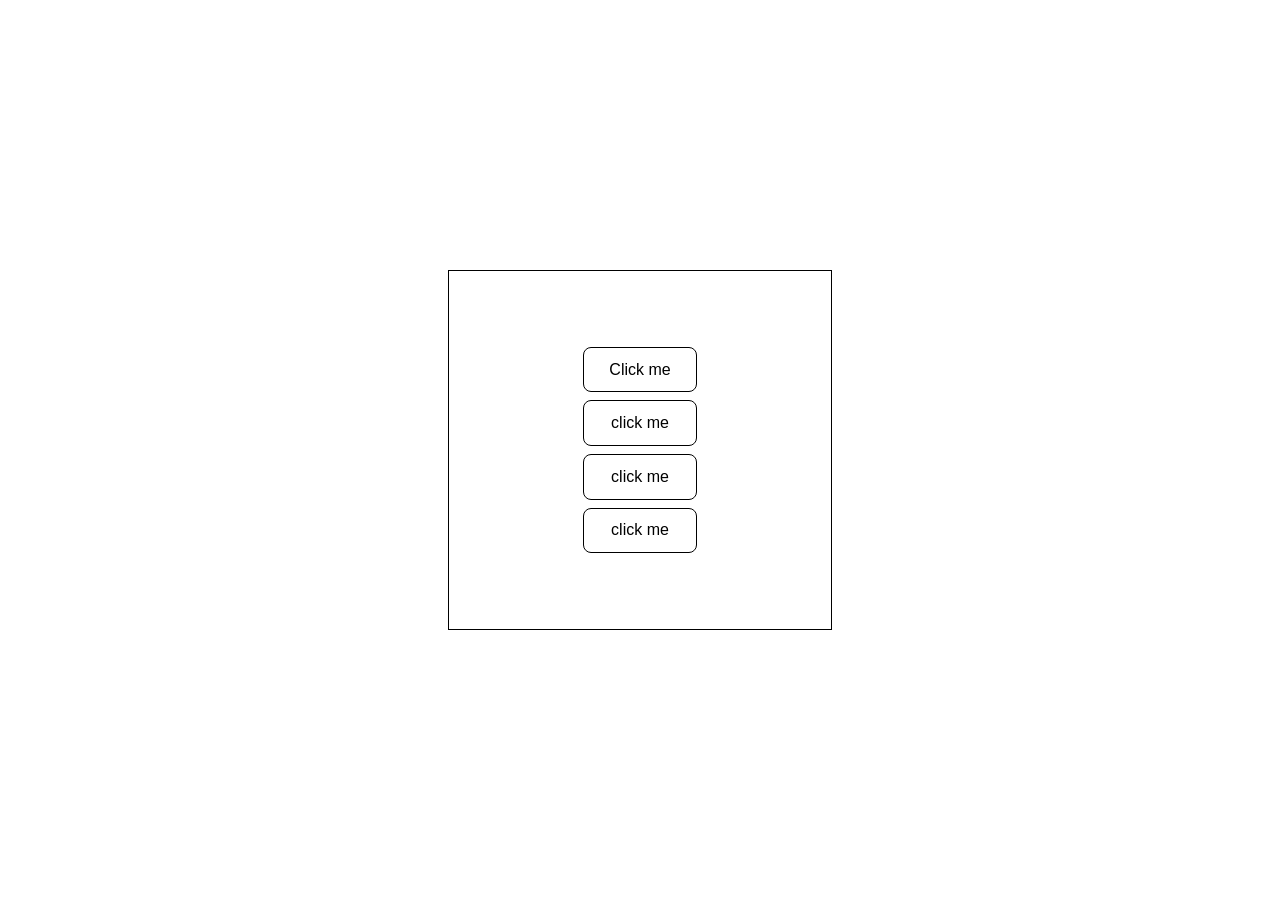
<file: project1/index.html>
<!DOCTYPE html>
<html lang="en">
<head>
    <meta charset="UTF-8">
    <meta name="viewport" content="width=device-width, initial-scale=1.0">
    <title> drum stick </title>
    <link rel="stylesheet" href="style.css">
</head>
<body>
    <div class="container1">
        <div class="audio" id="music1" >
            <audio src="sound1.wav" id="audio1"></audio>
            Click me </div>
        <div class="audio" > 
             <audio src="sound1.wav" id="audio2"></audio>
            click me </div>
        <div class="audio" id="audio3">click me</div>
        <div class="audio" id="audio4">click me</div>
    </div>
    <script src="script.js"></script>
</body>
</html>
</file>
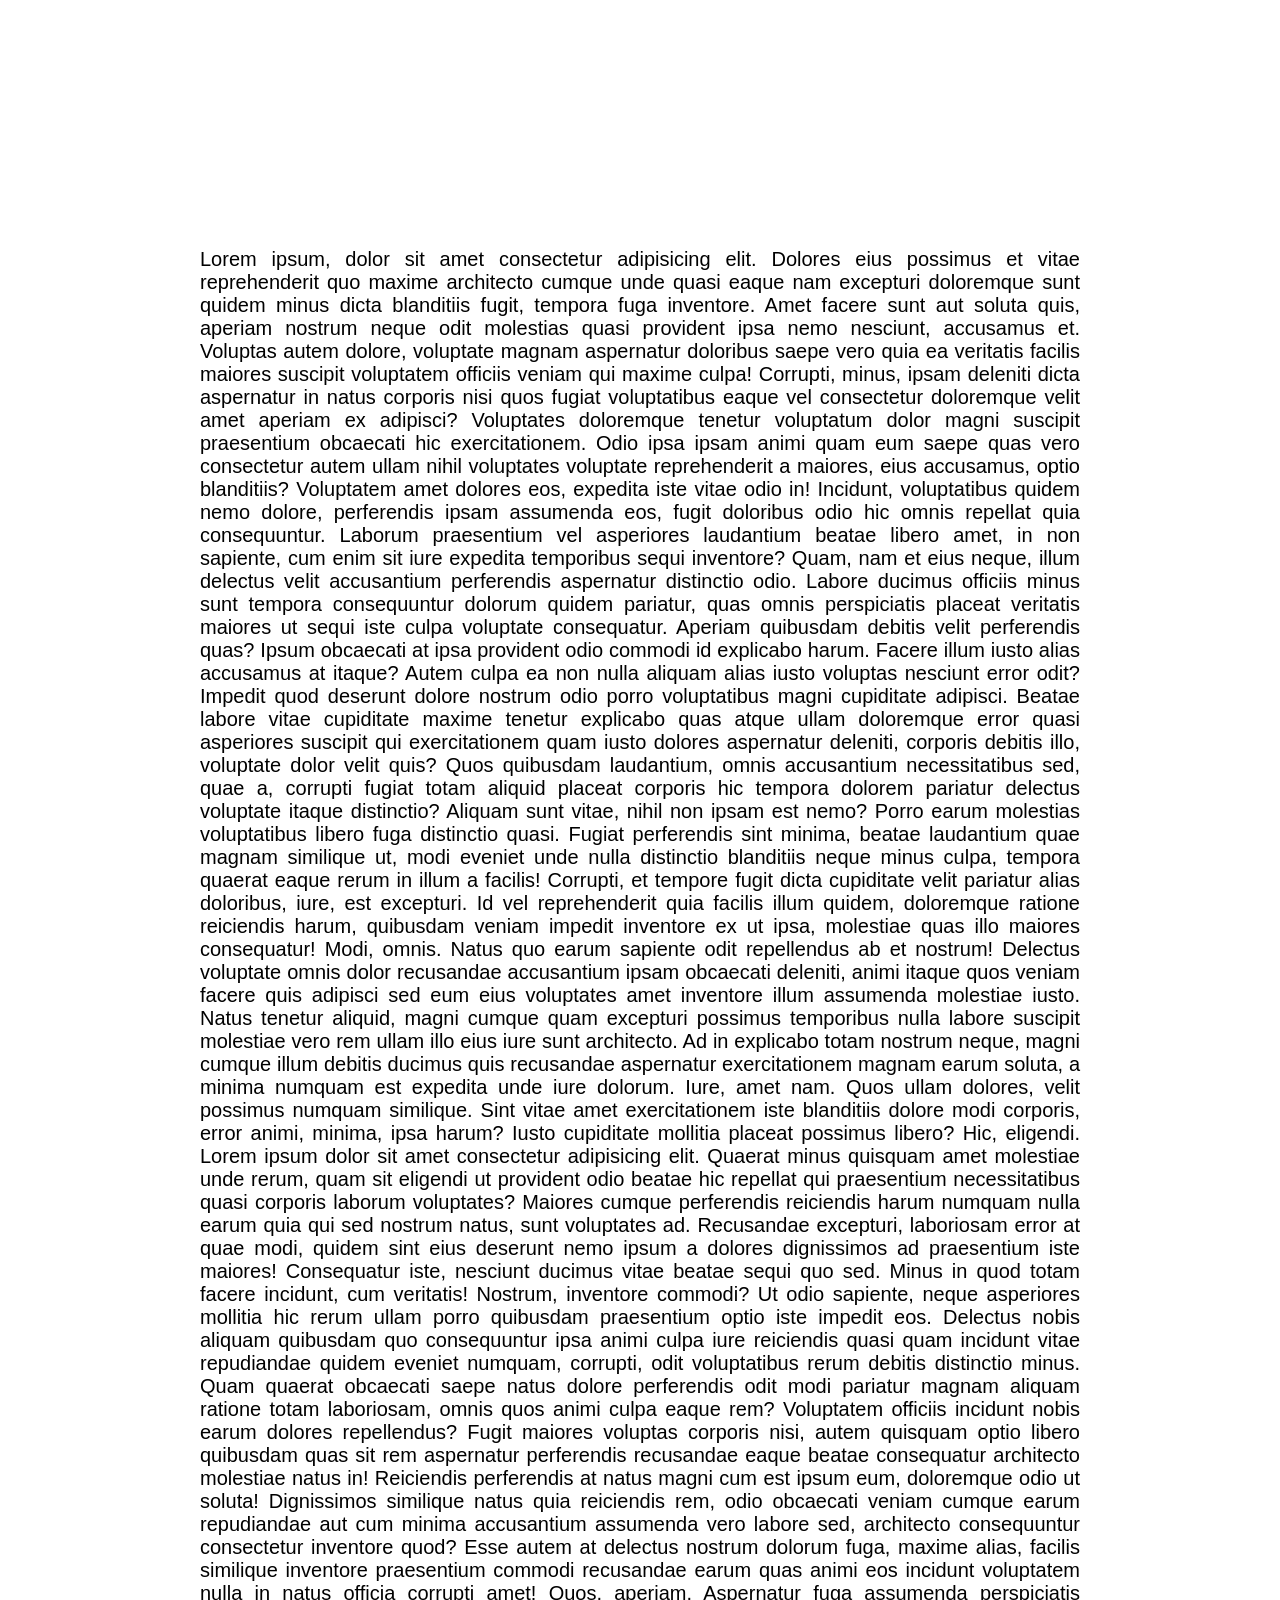
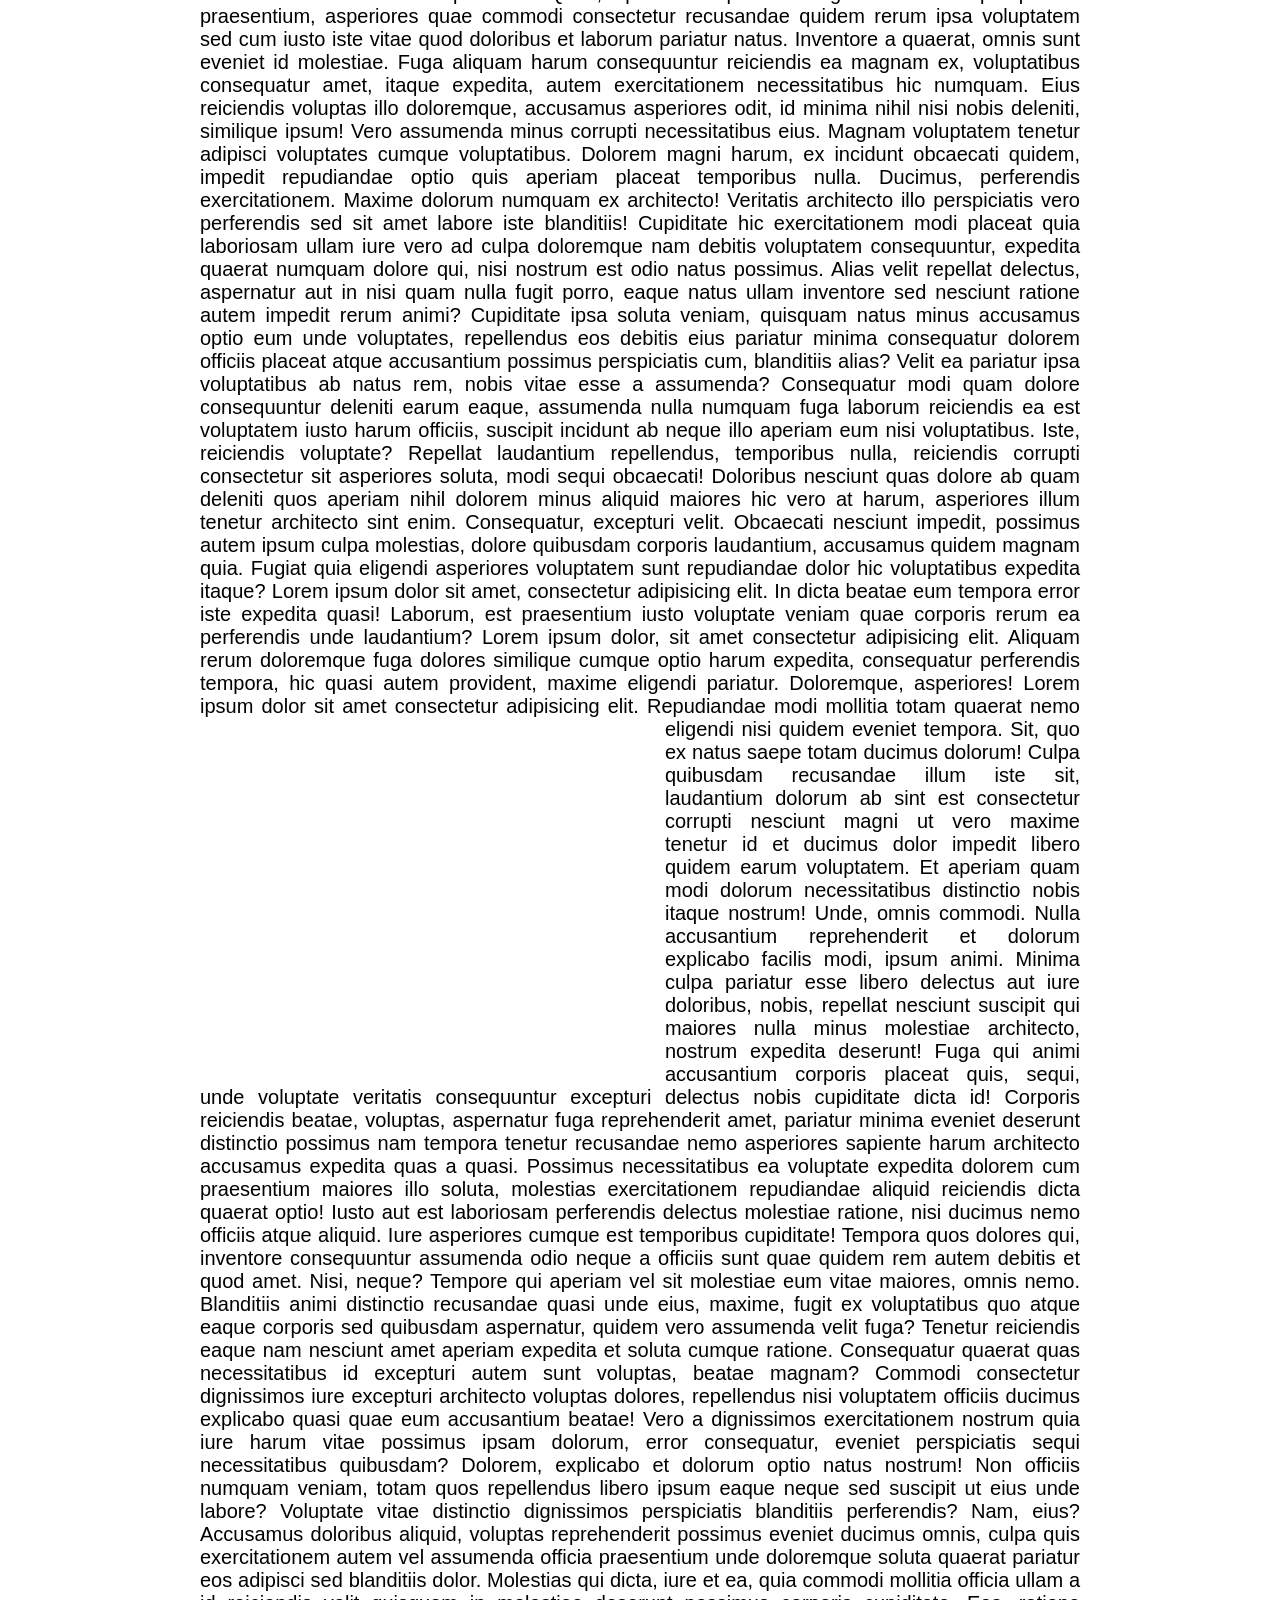
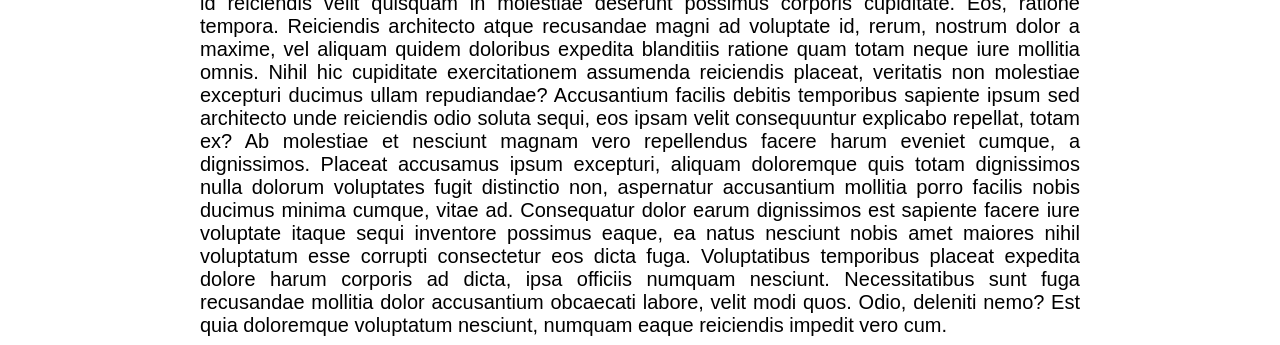
<file: project10/index.html>
<!DOCTYPE html>
<html lang="en">
<head>
    <meta charset="UTF-8">
    <meta name="viewport" content="width=device-width, initial-scale=1.0">
    <title>Document</title>
    <link rel="stylesheet" href="style.css">
</head>
<body>
     <div class="container">
<p id="para1">
    Lorem ipsum, dolor sit amet consectetur adipisicing elit. Dolores eius possimus et vitae reprehenderit quo maxime architecto cumque unde quasi eaque nam excepturi doloremque sunt quidem minus dicta blanditiis fugit, tempora fuga inventore. Amet facere sunt aut soluta quis, aperiam nostrum neque odit molestias quasi provident ipsa nemo nesciunt, accusamus et. Voluptas autem dolore, voluptate magnam aspernatur doloribus saepe vero quia ea veritatis facilis maiores suscipit voluptatem officiis veniam qui maxime culpa! Corrupti, minus, ipsam deleniti dicta aspernatur in natus corporis nisi quos fugiat voluptatibus eaque vel consectetur doloremque velit amet aperiam ex adipisci? Voluptates doloremque tenetur voluptatum dolor magni suscipit praesentium obcaecati hic exercitationem. Odio ipsa ipsam animi quam eum saepe quas vero consectetur autem ullam nihil voluptates voluptate reprehenderit a maiores, eius accusamus, optio blanditiis? Voluptatem amet dolores eos, expedita iste vitae odio in! Incidunt, voluptatibus quidem nemo dolore, perferendis ipsam assumenda eos, fugit doloribus odio hic omnis repellat quia consequuntur. Laborum praesentium vel asperiores laudantium beatae libero amet, in non sapiente, cum enim sit iure expedita temporibus sequi inventore? Quam, nam et eius neque, illum delectus velit accusantium perferendis aspernatur distinctio odio. Labore ducimus officiis minus sunt tempora consequuntur dolorum quidem pariatur, quas omnis perspiciatis placeat veritatis maiores ut sequi iste culpa voluptate consequatur. Aperiam quibusdam debitis velit perferendis quas? Ipsum obcaecati at ipsa provident odio commodi id explicabo harum. Facere illum iusto alias accusamus at itaque? Autem culpa ea non nulla aliquam alias iusto voluptas nesciunt error odit? Impedit quod deserunt dolore nostrum odio porro voluptatibus magni cupiditate adipisci. Beatae labore vitae cupiditate maxime tenetur explicabo quas atque ullam doloremque error quasi asperiores suscipit qui exercitationem quam iusto dolores aspernatur deleniti, corporis debitis illo, voluptate dolor velit quis? Quos quibusdam laudantium, omnis accusantium necessitatibus sed, quae a, corrupti fugiat totam aliquid placeat corporis hic tempora dolorem pariatur delectus voluptate itaque distinctio? Aliquam sunt vitae, nihil non ipsam est nemo? Porro earum molestias voluptatibus libero fuga distinctio quasi. Fugiat perferendis sint minima, beatae laudantium quae magnam similique ut, modi eveniet unde nulla distinctio blanditiis neque minus culpa, tempora quaerat eaque rerum in illum a facilis! Corrupti, et tempore fugit dicta cupiditate velit pariatur alias doloribus, iure, est excepturi. Id vel reprehenderit quia facilis illum quidem, doloremque ratione reiciendis harum, quibusdam veniam impedit inventore ex ut ipsa, molestiae quas illo maiores consequatur! Modi, omnis. Natus quo earum sapiente odit repellendus ab et nostrum! Delectus voluptate omnis dolor recusandae accusantium ipsam obcaecati deleniti, animi itaque quos veniam facere quis adipisci sed eum eius voluptates amet inventore illum assumenda molestiae iusto. Natus tenetur aliquid, magni cumque quam excepturi possimus temporibus nulla labore suscipit molestiae vero rem ullam illo eius iure sunt architecto. Ad in explicabo totam nostrum neque, magni cumque illum debitis ducimus quis recusandae aspernatur exercitationem magnam earum soluta, a minima numquam est expedita unde iure dolorum. Iure, amet nam. Quos ullam dolores, velit possimus numquam similique. Sint vitae amet exercitationem iste blanditiis dolore modi corporis, error animi, minima, ipsa harum? Iusto cupiditate mollitia placeat possimus libero? Hic, eligendi. Lorem ipsum dolor sit amet consectetur adipisicing elit. Quaerat minus quisquam amet molestiae unde rerum, quam sit eligendi ut provident odio beatae hic repellat qui praesentium necessitatibus quasi corporis laborum voluptates? Maiores cumque perferendis reiciendis harum numquam nulla earum quia qui sed nostrum natus, sunt voluptates ad. Recusandae excepturi, laboriosam error at quae modi, quidem sint eius deserunt nemo ipsum a dolores dignissimos ad praesentium iste maiores! Consequatur iste, nesciunt ducimus vitae beatae sequi quo sed. Minus in quod totam facere incidunt, cum veritatis! Nostrum, inventore commodi? Ut odio sapiente, neque asperiores mollitia hic rerum ullam porro quibusdam praesentium optio iste impedit eos. Delectus nobis aliquam quibusdam quo consequuntur ipsa animi culpa iure reiciendis quasi quam incidunt vitae repudiandae quidem eveniet numquam, corrupti, odit voluptatibus rerum debitis distinctio minus. Quam quaerat obcaecati saepe natus dolore perferendis odit modi pariatur magnam aliquam ratione totam laboriosam, omnis quos animi culpa eaque rem? Voluptatem officiis incidunt nobis earum dolores repellendus? Fugit maiores voluptas corporis nisi, autem quisquam optio libero quibusdam quas sit rem aspernatur perferendis recusandae eaque beatae consequatur architecto molestiae natus in! Reiciendis perferendis at natus magni cum est ipsum eum, doloremque odio ut soluta! Dignissimos similique natus quia reiciendis rem, odio obcaecati veniam cumque earum repudiandae aut cum minima accusantium assumenda vero labore sed, architecto consequuntur consectetur inventore quod? Esse autem at delectus nostrum dolorum fuga, maxime alias, facilis similique inventore praesentium commodi recusandae earum quas animi eos incidunt voluptatem nulla in natus officia corrupti amet! Quos, aperiam. Aspernatur fuga assumenda perspiciatis praesentium, asperiores quae commodi consectetur recusandae quidem rerum ipsa voluptatem sed cum iusto iste vitae quod doloribus et laborum pariatur natus. Inventore a quaerat, omnis sunt eveniet id molestiae. Fuga aliquam harum consequuntur reiciendis ea magnam ex, voluptatibus consequatur amet, itaque expedita, autem exercitationem necessitatibus hic numquam. Eius reiciendis voluptas illo doloremque, accusamus asperiores odit, id minima nihil nisi nobis deleniti, similique ipsum! Vero assumenda minus corrupti necessitatibus eius. Magnam voluptatem tenetur adipisci voluptates cumque voluptatibus. Dolorem magni harum, ex incidunt obcaecati quidem, impedit repudiandae optio quis aperiam placeat temporibus nulla. Ducimus, perferendis exercitationem. Maxime dolorum numquam ex architecto! Veritatis architecto illo perspiciatis vero perferendis sed sit amet labore iste blanditiis! Cupiditate hic exercitationem modi placeat quia laboriosam ullam iure vero ad culpa doloremque nam debitis voluptatem consequuntur, expedita quaerat numquam dolore qui, nisi nostrum est odio natus possimus. Alias velit repellat delectus, aspernatur aut in nisi quam nulla fugit porro, eaque natus ullam inventore sed nesciunt ratione autem impedit rerum animi? Cupiditate ipsa soluta veniam, quisquam natus minus accusamus optio eum unde voluptates, repellendus eos debitis eius pariatur minima consequatur dolorem officiis placeat atque accusantium possimus perspiciatis cum, blanditiis alias? Velit ea pariatur ipsa voluptatibus ab natus rem, nobis vitae esse a assumenda? Consequatur modi quam dolore consequuntur deleniti earum eaque, assumenda nulla numquam fuga laborum reiciendis ea est voluptatem iusto harum officiis, suscipit incidunt ab neque illo aperiam eum nisi voluptatibus. Iste, reiciendis voluptate? Repellat laudantium repellendus, temporibus nulla, reiciendis corrupti consectetur sit asperiores soluta, modi sequi obcaecati! Doloribus nesciunt quas dolore ab quam deleniti quos aperiam nihil dolorem minus aliquid maiores hic vero at harum, asperiores illum tenetur architecto sint enim. Consequatur, excepturi velit. Obcaecati nesciunt impedit, possimus autem ipsum culpa molestias, dolore quibusdam corporis laudantium, accusamus quidem magnam quia. Fugiat quia eligendi asperiores voluptatem sunt repudiandae dolor hic voluptatibus expedita itaque? Lorem ipsum dolor sit amet, consectetur adipisicing elit. In dicta beatae eum tempora error iste expedita quasi! Laborum, est praesentium iusto voluptate veniam quae corporis rerum ea perferendis unde laudantium? Lorem ipsum dolor, sit amet consectetur adipisicing elit. Aliquam rerum doloremque fuga dolores similique cumque optio harum expedita, consequatur perferendis tempora, hic quasi autem provident, maxime eligendi pariatur. Doloremque, asperiores! Lorem ipsum dolor sit amet consectetur adipisicing elit. Repudiandae modi mollitia totam quaerat nemo eligendi nisi quidem eveniet tempora.<img src="vid.png" alt="video " id="img" class="reveal"> Sit, quo ex natus saepe totam ducimus dolorum! Culpa quibusdam recusandae illum iste sit, laudantium dolorum ab sint est consectetur corrupti nesciunt magni ut vero maxime tenetur id et ducimus dolor impedit libero quidem earum voluptatem. Et aperiam quam modi dolorum necessitatibus distinctio nobis itaque nostrum! Unde, omnis commodi. Nulla accusantium reprehenderit et dolorum explicabo facilis modi, ipsum animi. Minima culpa pariatur esse libero delectus aut iure doloribus, nobis, repellat nesciunt suscipit qui maiores nulla minus molestiae architecto, nostrum expedita deserunt! Fuga qui animi accusantium corporis placeat quis, sequi, unde voluptate veritatis consequuntur excepturi delectus nobis cupiditate dicta id! Corporis reiciendis beatae, voluptas, aspernatur fuga reprehenderit amet, pariatur minima eveniet deserunt distinctio possimus nam tempora tenetur recusandae nemo asperiores sapiente harum architecto accusamus expedita quas a quasi. Possimus necessitatibus ea voluptate expedita dolorem cum praesentium maiores illo soluta, molestias exercitationem repudiandae aliquid reiciendis dicta quaerat optio! Iusto aut est laboriosam perferendis delectus molestiae ratione, nisi ducimus nemo officiis atque aliquid. Iure asperiores cumque est temporibus cupiditate! Tempora quos dolores qui, inventore consequuntur assumenda odio neque a officiis sunt quae quidem rem autem debitis et quod amet. Nisi, neque? Tempore qui aperiam vel sit molestiae eum vitae maiores, omnis nemo. Blanditiis animi distinctio recusandae quasi unde eius, maxime, fugit ex voluptatibus quo atque eaque corporis sed quibusdam aspernatur, quidem vero assumenda velit fuga? Tenetur reiciendis eaque nam nesciunt amet aperiam expedita et soluta cumque ratione. Consequatur quaerat quas necessitatibus id excepturi autem sunt voluptas, beatae magnam? Commodi consectetur dignissimos iure excepturi architecto voluptas dolores, repellendus nisi voluptatem  officiis ducimus explicabo quasi quae eum accusantium beatae! Vero a dignissimos exercitationem nostrum quia iure harum vitae possimus ipsam dolorum, error consequatur, eveniet perspiciatis sequi necessitatibus quibusdam? Dolorem, explicabo et dolorum optio natus nostrum! Non officiis numquam veniam, totam quos repellendus libero ipsum eaque neque sed suscipit ut eius unde labore? Voluptate vitae distinctio dignissimos perspiciatis blanditiis perferendis? Nam, eius? Accusamus doloribus aliquid, voluptas reprehenderit possimus eveniet ducimus omnis, culpa quis exercitationem autem vel assumenda officia praesentium unde doloremque soluta quaerat pariatur eos adipisci sed blanditiis dolor. Molestias qui dicta, iure et ea, quia commodi mollitia officia ullam a id reiciendis velit quisquam in molestiae deserunt possimus corporis cupiditate. Eos, ratione tempora. Reiciendis architecto  atque recusandae magni ad voluptate id, rerum, nostrum dolor a maxime, vel aliquam quidem doloribus expedita blanditiis ratione quam totam neque iure mollitia omnis. Nihil hic cupiditate exercitationem assumenda reiciendis placeat, veritatis non molestiae excepturi ducimus ullam repudiandae? Accusantium facilis debitis temporibus sapiente ipsum sed architecto unde reiciendis odio soluta sequi, eos ipsam velit consequuntur explicabo repellat, totam ex? Ab molestiae et nesciunt magnam vero repellendus facere harum eveniet cumque, a dignissimos. Placeat accusamus ipsum excepturi, aliquam doloremque quis totam dignissimos nulla dolorum voluptates fugit distinctio non, aspernatur accusantium mollitia porro facilis nobis ducimus minima cumque, vitae ad. Consequatur dolor earum dignissimos est sapiente facere iure voluptate itaque sequi inventore possimus eaque, ea natus nesciunt nobis amet maiores nihil voluptatum esse corrupti consectetur eos dicta fuga. Voluptatibus temporibus placeat expedita dolore harum corporis ad dicta, ipsa officiis numquam nesciunt. Necessitatibus sunt fuga recusandae mollitia dolor accusantium obcaecati labore, velit modi quos. Odio, deleniti nemo? Est quia doloremque voluptatum nesciunt, numquam eaque reiciendis impedit vero cum.  
</p>

<p id="para2">

</p>

     </div>

     <script src="script.js"></script>
</body>
</html>
</file>
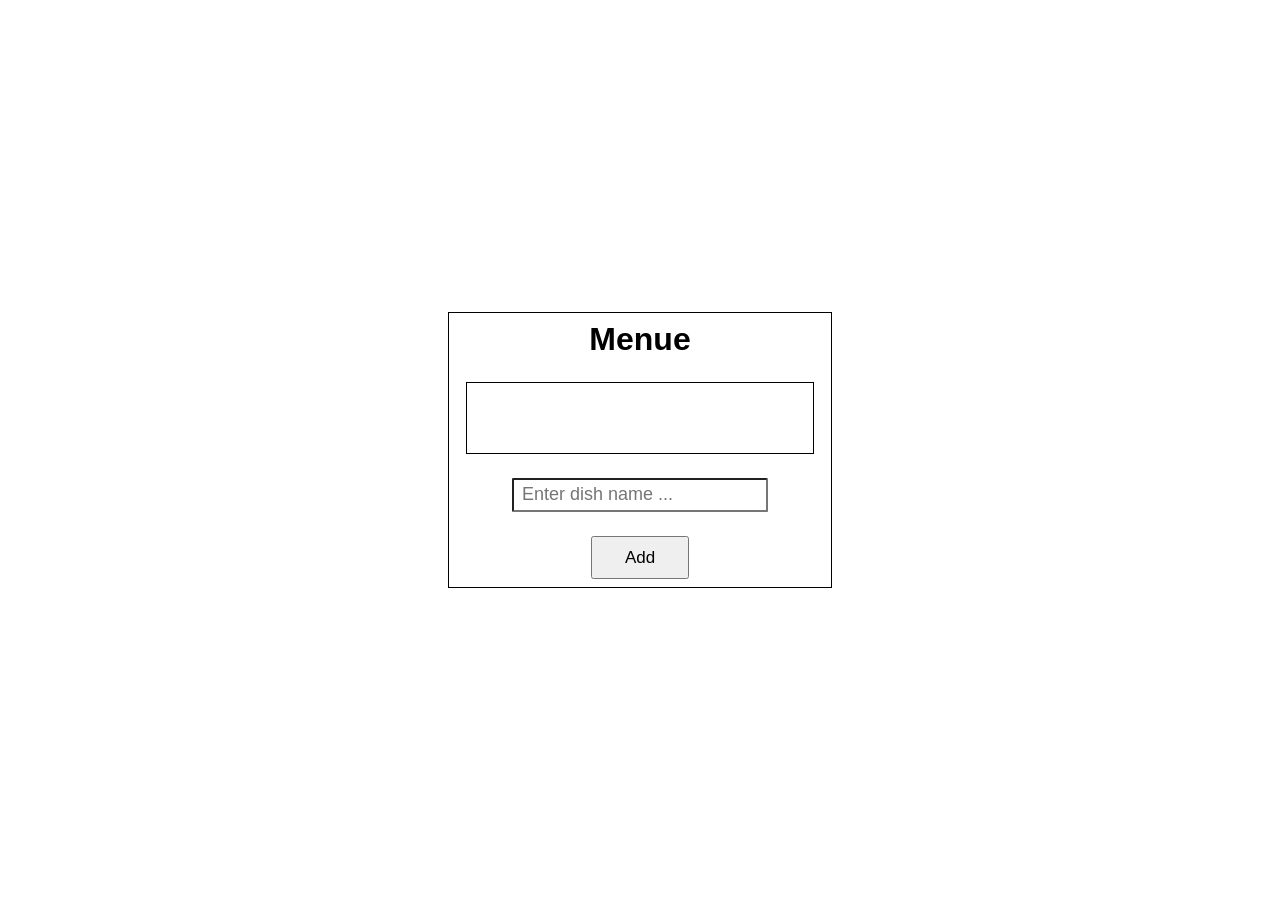
<file: project11/index.html>
<!DOCTYPE html>
<html lang="en">
<head>
    <meta charset="UTF-8">
    <meta name="viewport" content="width=device-width, initial-scale=1.0">
    <title> localStorage </title>
    <link rel="stylesheet" href="style.css">
</head>
<body>

    <div class="container">
  <h1> Menue </h1>

   <div class="items">
    
    </div>
<input type="text" name="dish-names" id="itemsname" placeholder="Enter dish name ...">

<button class="Addbtn">Add</button>
    </div>
    <script src="script.js"></script>
</body>
</html>
</file>
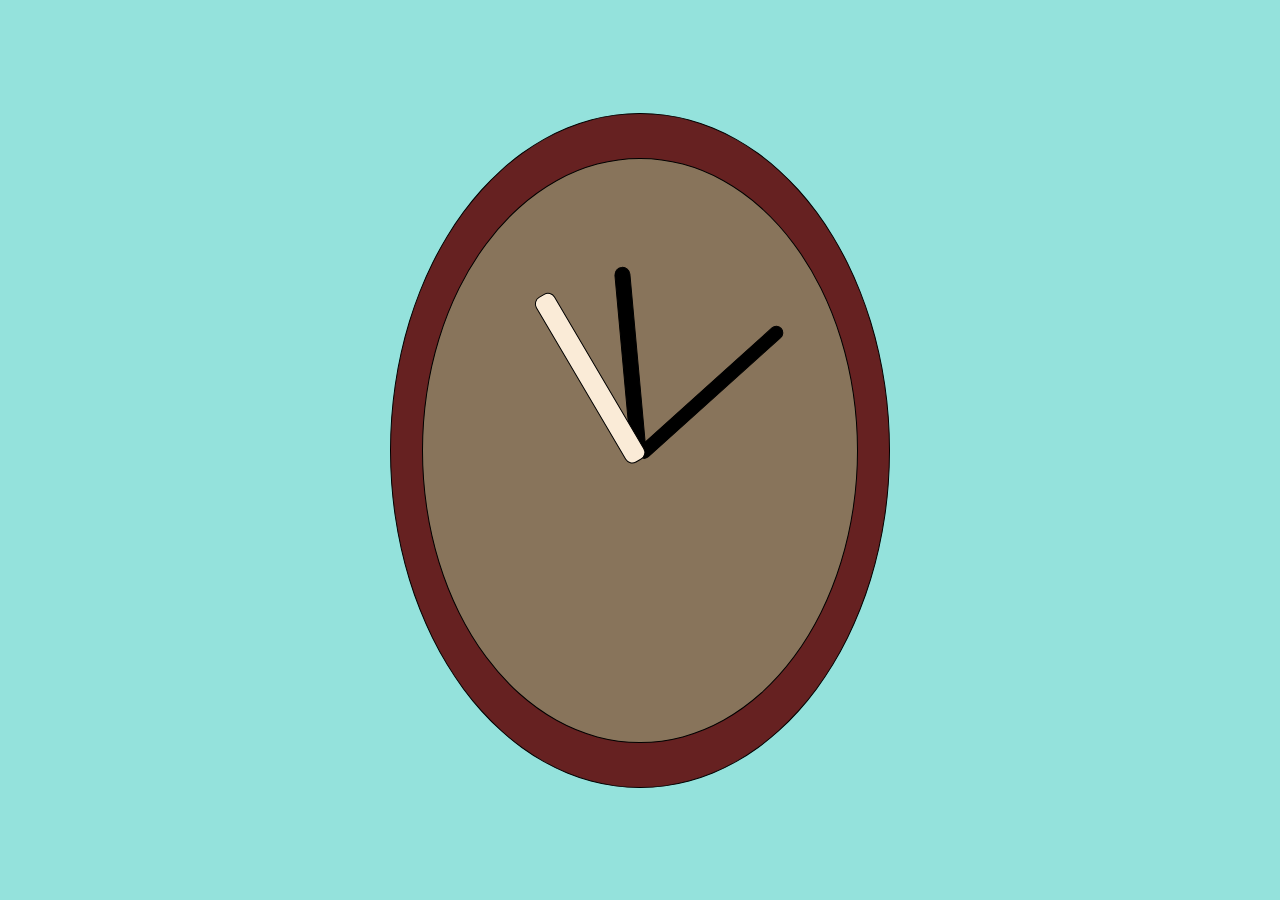
<file: project2/index.html>
<!DOCTYPE html>
<html lang="en">
<head>
    <meta charset="UTF-8">
    <meta name="viewport" content="width=device-width, initial-scale=1.0">
    <title>wall clock</title>
    <link rel="stylesheet" href="style.css">
</head>
<body>
    <div class="container1">
              <div class="container2">

                <div class="line" id="seconds"></div>
                <div class="line" id="minutes"></div>
                <div class="line" id="hours"></div>

                
              </div>

    </div>

    <script src="script.js"></script>
</body>
</html>
</file>
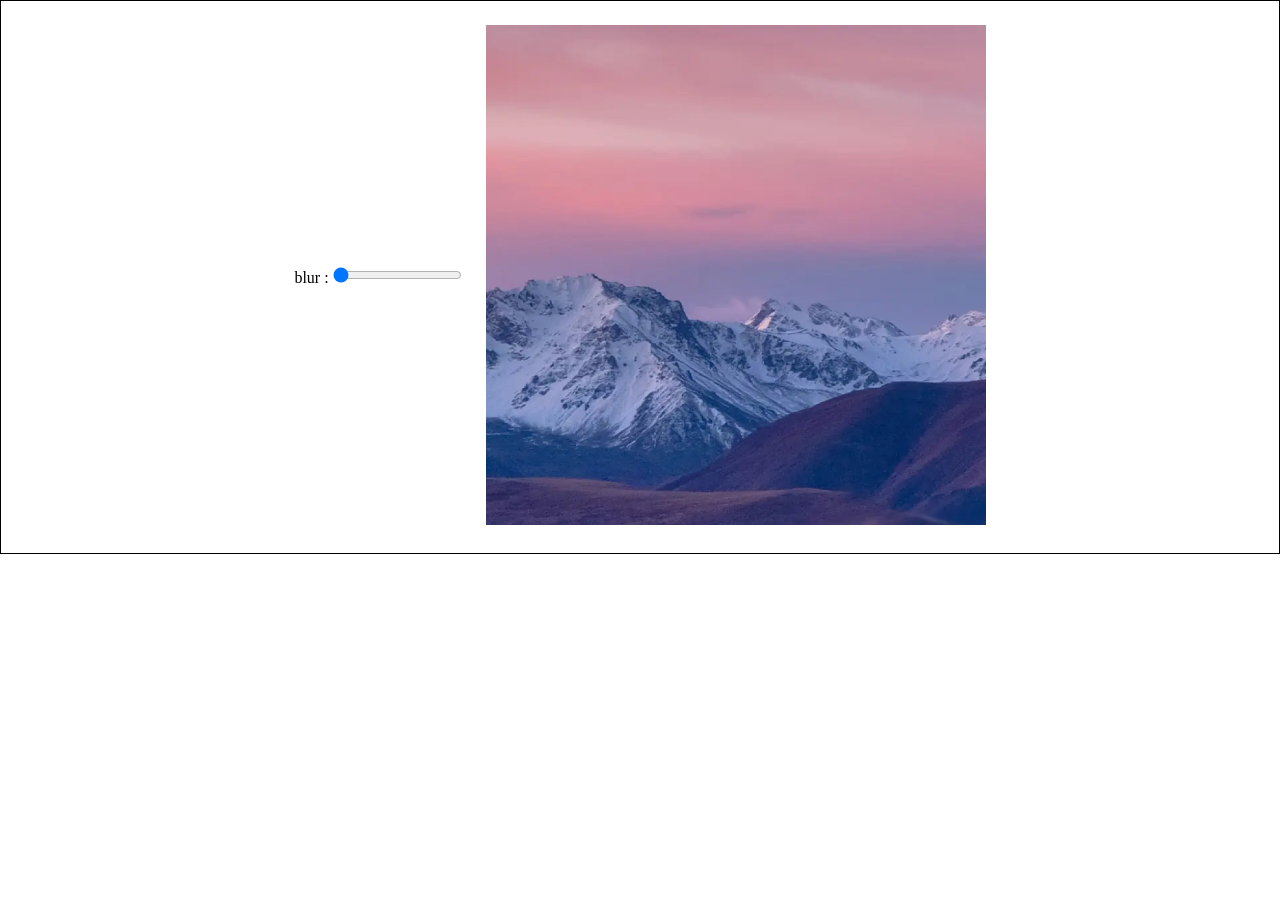
<file: project3/index.html>
<!DOCTYPE html>
<html lang="en">
<head>
    <meta charset="UTF-8">
    <meta name="viewport" content="width=device-width, initial-scale=1.0">
    <title>css variables</title>
    <link rel="stylesheet" href="style.css">
</head>
<body>
    <div class="container">
        <div class="b">
                 <label for="blur"> blur :</label>
                 <input type="range" name="blur" id="blur" min="0" max="10" value="0">
        </div>

    <div class="photo">

     <img src="image.png" alt="mountain-image" id="blur-img" height="500px" width=" 500px">

    </div>

    </div>

    <script src="script.js"></script>
</body>
</html>
</file>
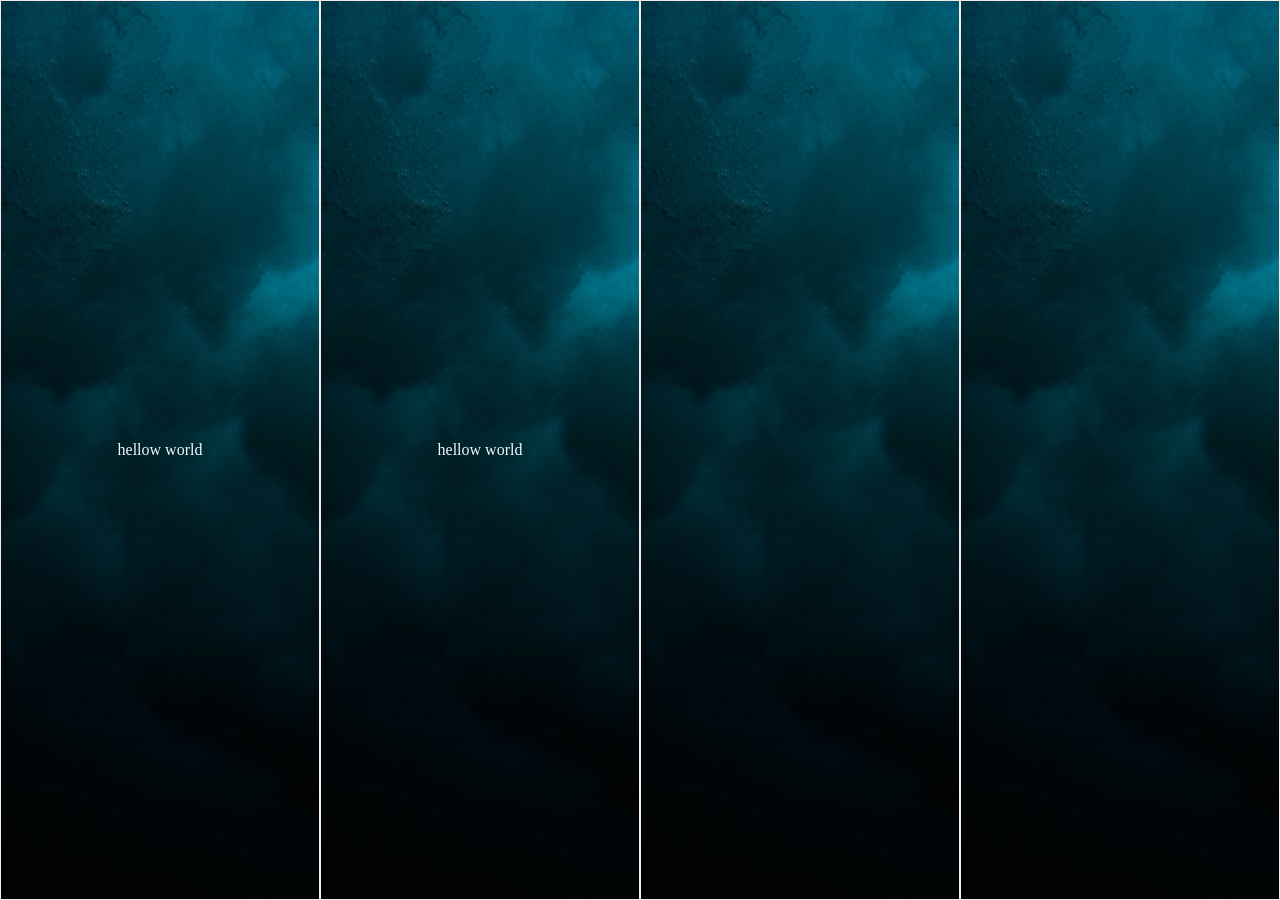
<file: project5/index.html>
<!DOCTYPE html>
<html lang="en">

<head>
  <meta charset="UTF-8">
  <meta name="viewport" content="width=device-width, initial-scale=1.0">
  <title>flex-pannels</title>
  <link rel="stylesheet" href="style.css">
</head>

<body>
  <div class="container">

    <div class="pannel" id="pannel1" >
      <p>hellow world </p>
      <p>hellow world </p>
      <p>hellow world </p>
    </div>

    <div class="pannel" id="pannel2">
      <p>hellow world </p>
      <p>hellow world </p>
      <p>hellow world </p>
    </div>
    
    <div class="pannel" id="pannel3"></div>

    <div class="pannel" id="pannel4"></div>
    
  </div>
  <script src="script.js"></script>
</body>

</html>
</file>
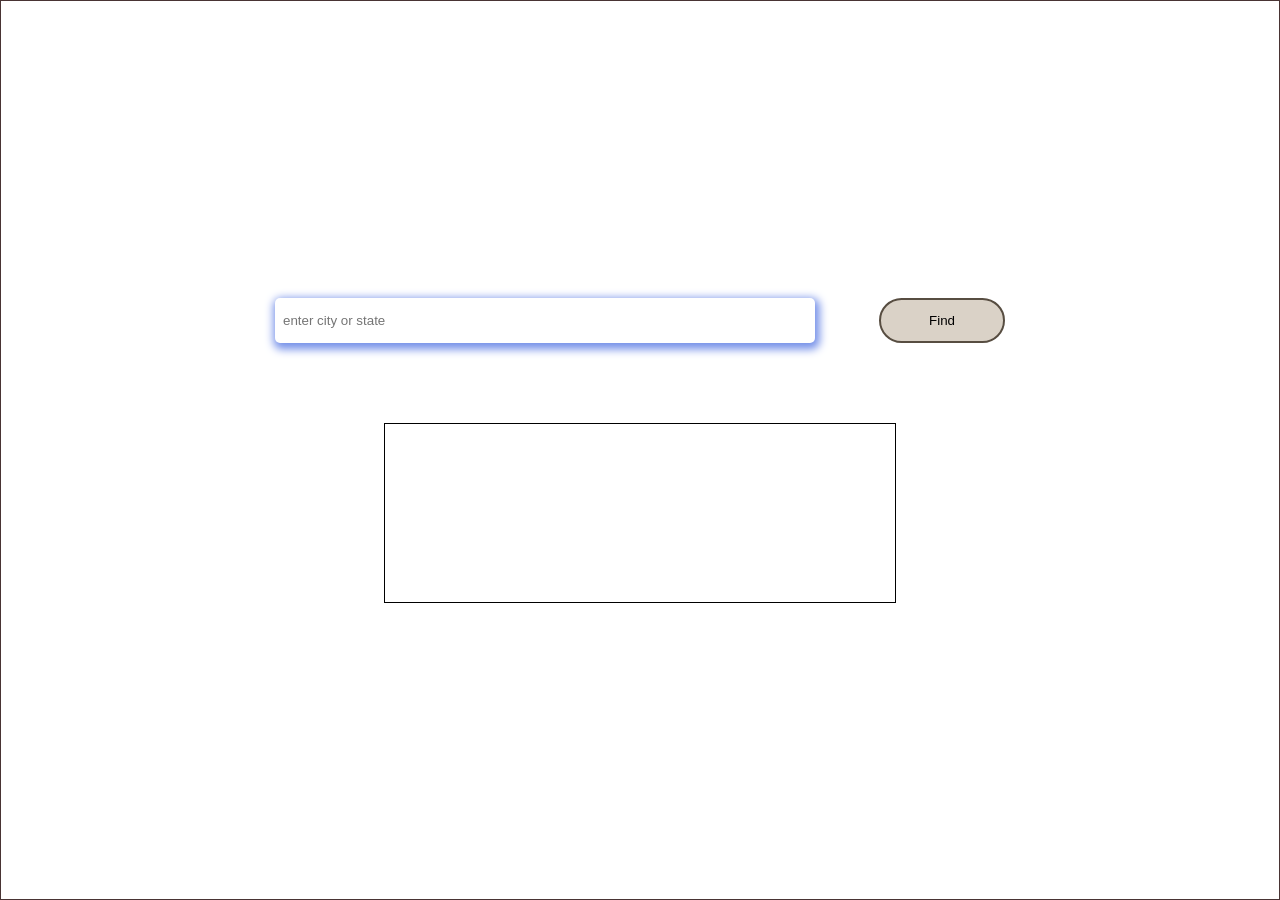
<file: project6/index.html>
<!DOCTYPE html>
<html lang="en">
<head>
    <meta charset="UTF-8">
    <meta name="viewport" content="width=device-width, initial-scale=1.0">
    <title>Document</title>
    <link rel="stylesheet" href="style.css">
</head>
<body>
    <div class="mathces">
       <div id="inp">
         <input type="text" placeholder="enter city or state " id="match-input" >
 
         <button id="findbtn">Find</button>
         </div>

        <ul class="suggestion">
         
        </ul>
    </div>

    <script src="script.js"></script>
</body>
</html>
</file>
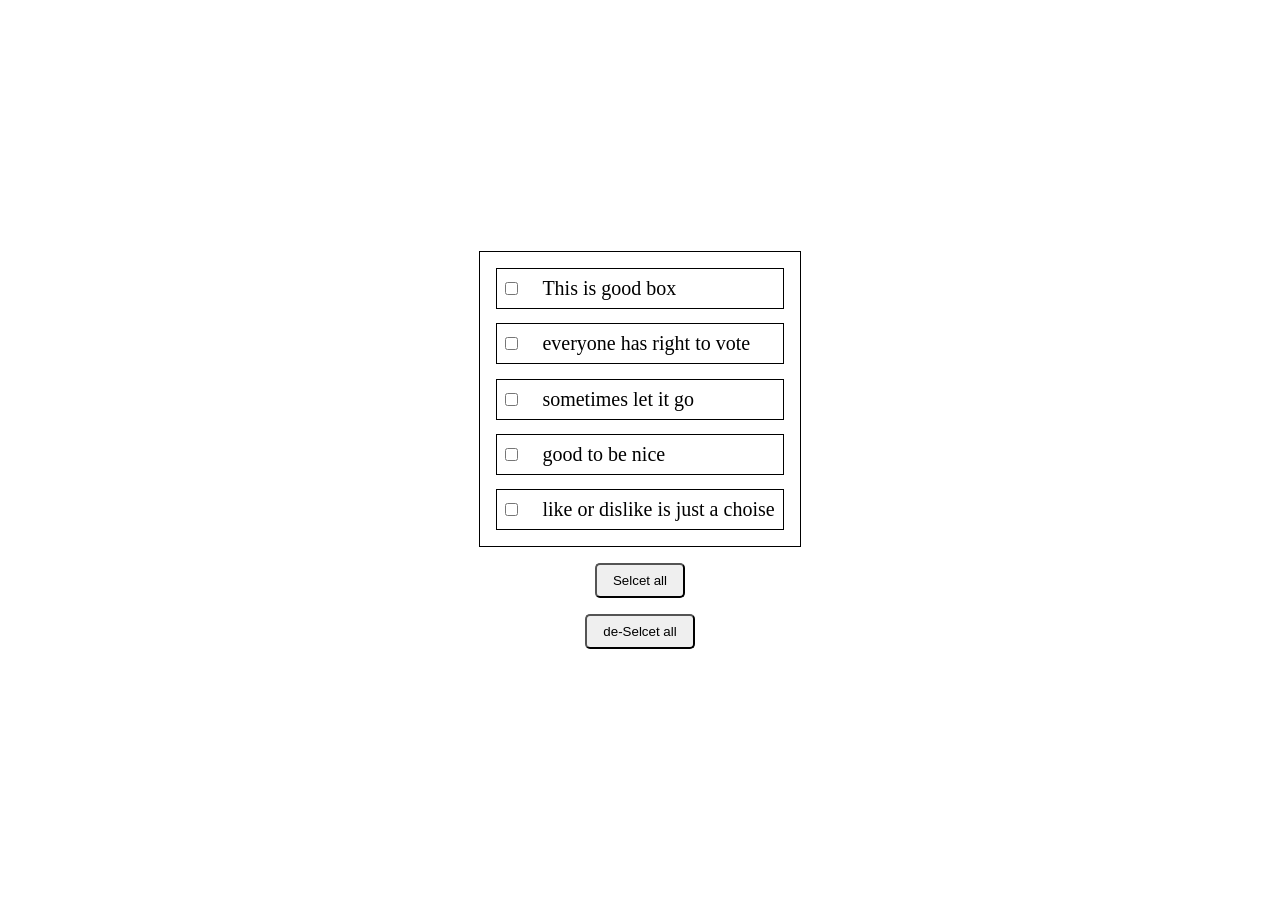
<file: project8/index.html>
<!DOCTYPE html>
<html lang="en">

<head>
    <meta charset="UTF-8">
    <meta name="viewport" content="width=device-width, initial-scale=1.0">
    <title>Document</title>
    <link rel="stylesheet" href="style.css">
</head>

<body>
    <form action="" class="check-list ">
        
        <div id="box">
            <input type="checkbox" name="box1" id="box1"  class="check">
            <label for="box1"  id="boxes" >This is good box</label>
        </div>

<div id="box">
    <input type="checkbox" name="box2" id="box2" class="check" >
    <label for="box2" id="boxes" >everyone has right to vote </label>
</div>

<div id="box">
    <input type="checkbox" name="box3" id="box3" class="check"  >
    <label for="box3"  id="boxes" > sometimes let it go </label>
</div>


<div id="box">
    <input type="checkbox" name="box4" id="box4" class="check">
    <label for="box4" id="boxes" >good to be nice</label>
</div>


<div id="box">
    <input type="checkbox" name="box5" id="box5" class="check">
    <label for="box5" id="boxes" >like or dislike is just a choise </label>
</div>
</form>
<button id="select-all">Selcet all</button>
<button id="deselect-all">de-Selcet all</button>
    <script src="script.js"></script>
</body>

</html>
</file>
<file: project1/style.css>
*{
    padding: 0;
    margin: 0;
    box-sizing: border-box;
}

body{
    display: flex;
    justify-content: center;
    align-items: center;
    height: 100vh;
    width: 100vw;;
}

.container1{
    display: flex;
    justify-content: center;
    align-items: center;
    flex-direction: column;
    height: 40vh;
    width: 30vw;
    border: 1px solid black;
    row-gap: 0.5rem;
}

.audio{
    display: flex;
    justify-content: center;
    align-items: center;
    min-height: 10%;
    min-width: 30%;
    border: 1px solid black;
    font-family: 'Lucida Sans', 'Lucida Sans Regular', 'Lucida Grande', 'Lucida Sans Unicode', Geneva, Verdana, sans-serif;
    border-radius: 0.5rem;
    padding: 0.8rem;
}
.audio:hover{
 background-color: rgb(1, 12, 22);
color: white;
 transition-duration: 0.3s;
 cursor: pointer;
}
</file>
<file: project10/style.css>
*{
    padding: 0;
    margin: 0;
    box-sizing: border-box;
    font-family:'Gill Sans', 'Gill Sans MT', Calibri, 'Trebuchet MS', sans-serif;
}


body{
    display: flex;
    justify-content: center;
    align-items: start;
/* align-items: center; */
/* flex-direction: column; */
    height: 100vh;
    width: 100vw;
   
}

.container{

    min-height: 60vh;
    width: 70vw;
    /* border: 1px solid black; */
    font-size: 20px;
    padding: 0.5rem;
    position: relative;
    top: 15rem;
  text-align: justify;
}

 .container img {
    float: left;
    height: 350px;
    width: 450px;
   margin: 5px 15px 5px 0;
}

.reveal {
  width: 300px;
  opacity: 0;
  transform: translateX(-50px);
  transition: opacity 0.6s ease, transform 0.6s ease;
}

.reveal.show {
  opacity: 1;
  transform: translateY(0);
}
</file>
<file: project11/style.css>
* {
    padding: 0;
  margin: 0;
  box-sizing: border-box;
  font-family:'Gill Sans', 'Gill Sans MT', Calibri, 'Trebuchet MS', sans-serif
}


body{
    display: flex;
    justify-content: center;
    align-items:  center;
    height: 100vh;
    width: 100vw;

}

/* body.dark{ */
    /* background-color: black; */
/* } */
/*  */
/* body.light{ */
    /* background-color: rgb(164, 190, 212); */
/* } */


.container{
    display: flex;
    justify-content: center;
    align-items: center;
    flex-direction: column;
    padding: 0.5rem;
    min-height: 20%;
    border: 1px solid black;
 width: 30%;
row-gap: 1.5rem;
}


.items{
    display: flex;
    justify-content: flex-start;
    align-items: center;
    flex-direction: column;
    row-gap: 0.8rem;
    min-height:8vh;                                                                   
    width: 95%;
    border: 1px solid black;

    padding: 0.5rem;
    
}

.items .dec{
    display: flex;
    justify-content:space-between;
    /* border: 1px solid ; */
list-style:circle;
width: 90%;
font-size: 22px;
background-color: antiquewhite;
padding: 0.5rem;
}


.container input{
    padding: 0.5rem;
    height: 3.8vh;
    width: 20vw;
    font-size: 18px;
    border-radius: 0.1rem;
}

.Addbtn{
    padding: 0.6rem 2rem;
    font-size: 17px;
    font-family: 'Franklin Gothic Medium', 'Arial Narrow', Arial, sans-serif;
}

.del{
    background-color: rgb(236, 75, 75);
    padding: 0.5rem;
}

.block{
    display: none;
}
</file>
<file: project2/style.css>
*{
    padding: 0;
    margin: 0;
    box-sizing: border-box;
}

body{
    display: flex;
    justify-content: center;
    align-items: center;
    height: 100vh;
    width: 100vw;
     background-color: rgb(148, 226, 220);

}

.container1{
      height: 75vh;
      width: 39vw;
      display: flex;
      justify-content: center;
      align-items: center;
      border: 1px solid black;
      border-radius: 50%;
      background-color: rgb(102, 33, 33);
}

.container2{
      height: 65vh;
      width: 34vw;
      display: flex;
      justify-content: flex-start;
      align-items: center;
      border: 1px solid black;
      border-radius: 50%;
      background-color: rgb(136, 116, 91);
      padding: 1.5rem ;
      
}

.line{
     
      height: 1.5%;
      width: 15vw;
  background-color: black;
      border: 1px solid black;
border-radius: 0.5rem;
position: absolute;
top: 50%;
 transform-origin: 100%;
 transform: rotate(90deg);
}

#minutes{
      height: 1.8vh;
      width: 15vw;
}

#hours{
  height: 2.4vh;
  background-color: antiquewhite;
  /* border-color: aquamarine; */
}
</file>
<file: project3/style.css>
*{
    margin: 0;
    padding: 0;
    box-sizing: border-box;
}

body{
    height: 100vh;
    width: 100vw;
}

.container{
    display: flex;
    justify-content: center;
    align-items: center ;
    column-gap: 1.5rem;
 padding: 1.5rem;
    border: 1px solid black;
}

#blur-img{
    filter: blur(0px);
}
</file>
<file: project5/style.css>
*{
    padding: 0;
    margin: 0;
    box-sizing: border-box;
}

body{
    height: 100vh;
    width: 100vw;
}

.container{
    display: flex;
    overflow: hidden;
  height: 100%;
  /* width: 50%; */
    background-color: rgb(231, 200, 25);
}

#pannel1{  
    background-image: url(image.png);
}

#pannel2{  
    background-image: url(image.png);
}

#pannel3{  
    background-image: url(image.png);
}

#pannel4{  
    background-image: url(image.png);
}


.pannel{
    display: flex;
    justify-content: space-around;
    align-items: center;
    flex-direction: column;
    flex: 1;
width: 30%;
    border: 1px solid rgb(247, 232, 232); 
    background-size: cover;
background-position: center;
background-repeat: no-repeat;
color: aliceblue;

}

.open{

    display: flex;
    justify-content: center;
    flex: 3 ;
    transition: 0.5s ease-out;
}


.pannel > *:first-child { transform: translateY(-100%); }
    .pannel.open-active > *:first-child { transform: translateY(0); }
    .pannel > *:last-child { transform: translateY(100%); }
    .pannel.open-active > *:last-child { transform: translateY(0); }

     .pannel > * {
      margin: 0;
      width: 100%;
      transition: transform 0.5s;
      flex: 1 0 auto;
      display: flex;
      justify-content: center;
      align-items: center;
    }
</file>
<file: project6/style.css>
*{
    padding: 0;
    margin: 0;
    box-sizing: border-box;
}

body{
    height: 100vh;
    width: 100vw;
}


.mathces{

    
    display: flex;
    justify-content: center;
    align-items: center;
    gap: 5rem;
    flex-direction: column;
    height: 100%;
    border: 1px solid rgb(73, 52, 52);

}



.mathces input{
    height: 5vh;
    padding-left: 0.5rem;
    width: 60vh;
    color: black;
    border: none;
    border-radius: 5px;
    box-shadow: 0.1rem 0.2rem 0.5rem 0.2rem rgb(119, 146, 233);
}

.suggestion{
    display: flex;
    justify-content: center;
    flex-direction: column;
  row-gap: 0.5rem;
padding: 0.5rem;
   min-height: 20vh;
    width: 40vw;
    border: 1px solid black;
    /* overflow-y: scroll; */
padding-top: 1rem;
}

.box{
    display: flex;
    justify-content: start;
align-items: center;
    padding: 0.8rem;
    border: 1px solid black;
    height: 2vh;

}

#findbtn{
    padding: 0.5rem 3rem;
    border-radius: 4rem;
    background-color: rgb(218, 210, 199);
    border: 2px solid rgb(87, 77, 65);
}

#inp{
    display: flex;
    justify-content: center;
    column-gap: 4rem;
}
</file>
<file: project8/style.css>
*{
    padding: 0;
margin: 0;
box-sizing: border-box;
}


body{
    display: flex;
    justify-content: center;
    align-items: center;
    flex-direction: column;
    row-gap: 1rem;
    height: 100vh;
    width: 100vw;
}


.check-list{
    padding: 1rem;
    display: flex;
    justify-content: start;
    row-gap: 0.9rem;
    align-items: center;
    flex-direction: column;
    
  min-height: 10vh;
  min-width: 20vw;
    border: 1px solid black;
}


#box{

    width: 100%;
    display: flex;
    justify-content: flex-start;
    border: 1px solid black;
    column-gap: 1.5rem;
    font-size: 20px;
    padding: 0.5rem;
}


.box-style{
 text-decoration: line-through;    
}

#select-all{
    padding: 0.5rem 1rem;
    border-radius: 5px;
    cursor: pointer;
}

#deselect-all{
    padding: 0.5rem 1rem;
    border-radius: 5px;
    cursor: pointer;
}
</file>
